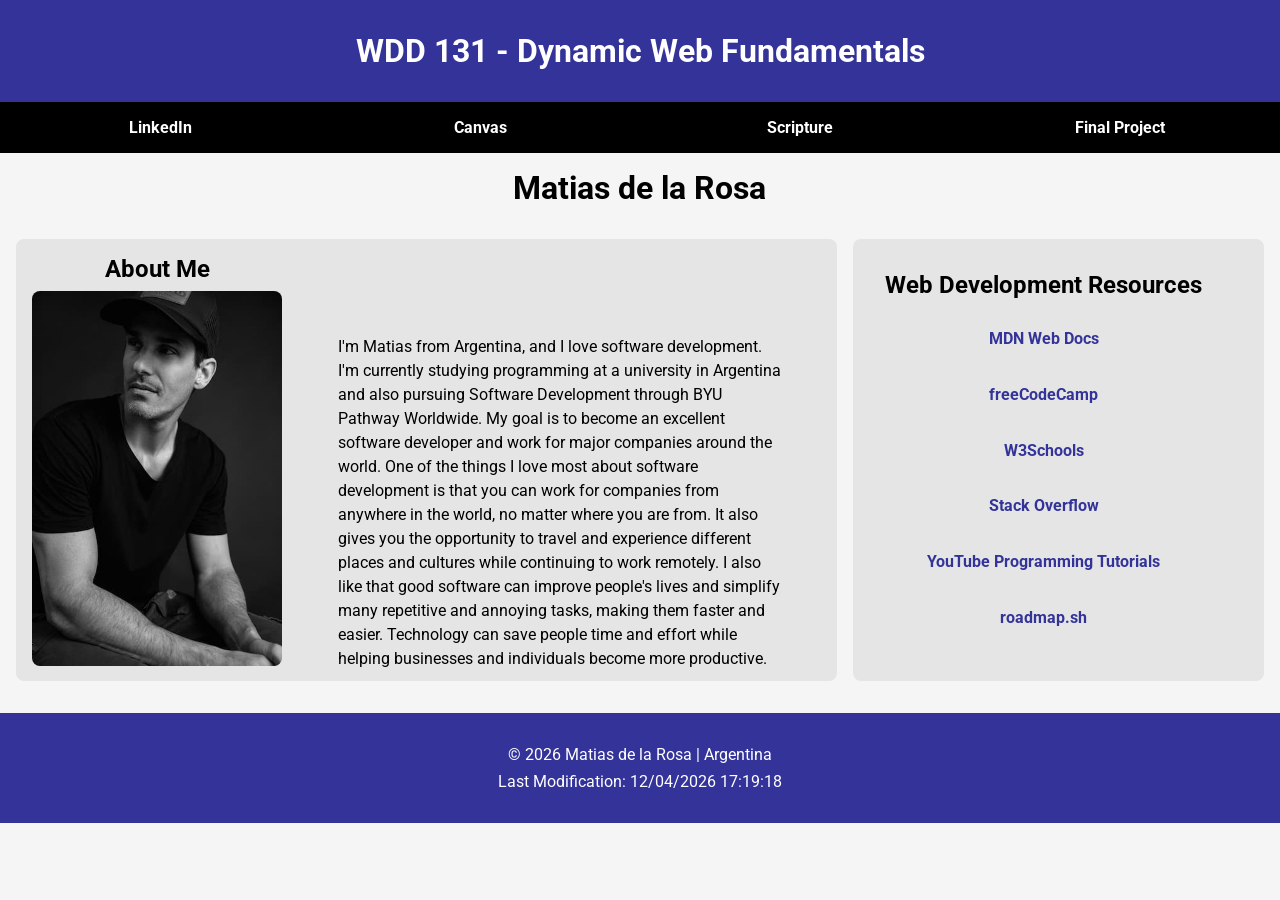
<file: index.html>
<!DOCTYPE html>
<html lang="en">
<head>
    <meta charset="UTF-8">
    <meta name="viewport" content="width=device-width, initial-scale=1.0">

    <title>WDD 131 - Dynamic Web Fundamentals - Matias de la Rosa</title>

    <meta name="description" content="WDD 131 - Dynamic Web Fundamentals, Matias de la Rosa, HTML, CSS, JavaScript, web development">
    <meta name="author" content="Matias de la Rosa">

    <link rel="stylesheet" href="styles/base.css">

    <link rel="preconnect" href="https://fonts.googleapis.com">
    <link rel="preconnect" href="https://fonts.gstatic.com" crossorigin>

    <link href="https://fonts.googleapis.com/css2?family=Roboto:wght@300;400;700&display=swap" rel="stylesheet">

    <script src="scripts/getdates.js" defer></script>
</head>

<body>

    <header>
        <span id="course-title">
            WDD 131 - Dynamic Web Fundamentals
        </span>

        <nav>
            <a href="https://www.linkedin.com/" target="_blank">LinkedIn</a>

            <a href="https://byupw.instructure.com/" target="_blank">Canvas</a>

            <a href="https://www.churchofjesuschrist.org/study/scriptures/bofm/1-ne/3?lang=eng&id=p7#p7" target="_blank">
                Scripture
            </a>

            <a href="#">Final Project</a>
        </nav>
    </header>

    <main>
        <h1>Matias de la Rosa</h1>

        <section class="card">
            <div class="about-me">
                <h2>About Me</h2>

                <img src="images/mati.jpg" alt="Profile photo">
            </div>
            <div>
                 <p class="text">
                I'm Matias from Argentina, and I love software development. I'm currently studying programming at a university in Argentina and also pursuing Software Development through BYU Pathway Worldwide. My goal is to become an excellent software developer and work for major companies around the world.

                One of the things I love most about software development is that you can work for companies from anywhere in the world, no matter where you are from. It also gives you the opportunity to travel and experience different places and cultures while continuing to work remotely.

                I also like that good software can improve people's lives and simplify many repetitive and annoying tasks, making them faster and easier. Technology can save people time and effort while helping businesses and individuals become more productive.
                </p>
            </div>

           
        </section>

        <section class="card">
            <aside class="card1">
            <h2>Web Development Resources</h2>
            <div>
                <ul>
    <li>
        <a href="https://developer.mozilla.org/" target="_blank">
            MDN Web Docs
        </a>
    </li>

    <li>
        <a href="https://www.freecodecamp.org/" target="_blank">
            freeCodeCamp
        </a>
    </li>

    <li>
        <a href="https://www.w3schools.com/" target="_blank">
            W3Schools
        </a>
    </li>

    <li>
        <a href="https://stackoverflow.com/" target="_blank">
            Stack Overflow
        </a>
    </li>

    <li>
        <a href="https://www.youtube.com/" target="_blank">
            YouTube Programming Tutorials
        </a>
    </li>

    <li>
        <a href="https://roadmap.sh/" target="_blank">
            roadmap.sh
        </a>
    </li>
</ul>
                

            </div>
        </aside>
        </section>
        
    </main>

    <footer>
        <p>
            &copy;
            <span id="currentyear"></span>
            Matias de la Rosa | Argentina
        </p>

        <p id="lastModified"></p>
    </footer>

</body>
</html>
</file>
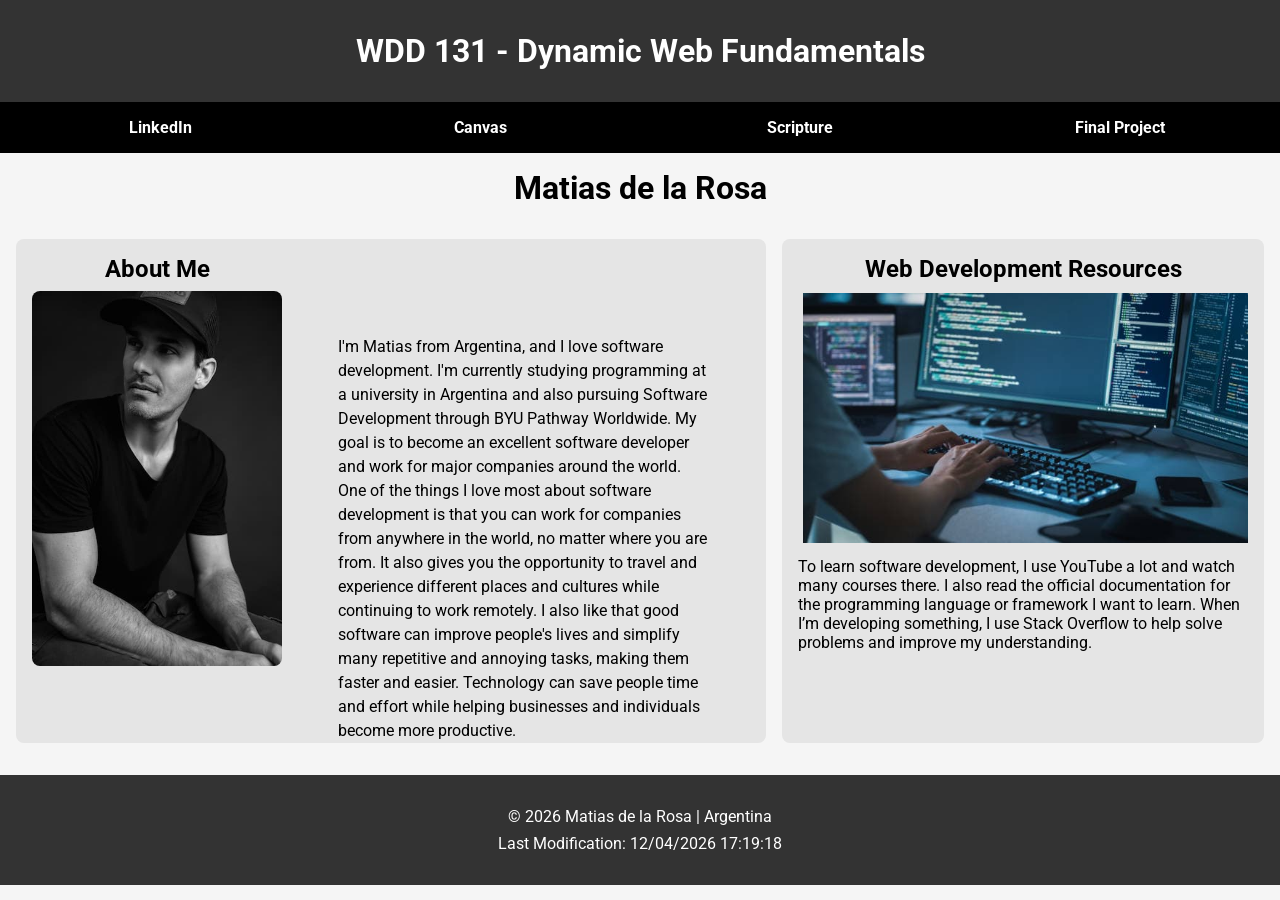
<file: basic-layout.html>
<!DOCTYPE html>
<html lang="en">
<head>
    <meta charset="UTF-8">
    <meta name="viewport" content="width=device-width, initial-scale=1.0">

    <title>WDD 131 - Dynamic Web Fundamentals - Your Name</title>

    <meta name="description" content="WDD 131 - Dynamic Web Fundamentals, Your Name, HTML, CSS, JavaScript, web development">
    <meta name="author" content="Your Name">

    <link rel="stylesheet" href="styles/styles.css">

    <link rel="preconnect" href="https://fonts.googleapis.com">
    <link rel="preconnect" href="https://fonts.gstatic.com" crossorigin>

    <link href="https://fonts.googleapis.com/css2?family=Roboto:wght@300;400;700&display=swap" rel="stylesheet">

    <script src="scripts/getdates.js" defer></script>
</head>

<body>

    <header>
        <span id="course-title">
            WDD 131 - Dynamic Web Fundamentals
        </span>

        <nav>
            <a href="https://www.linkedin.com/" target="_blank">LinkedIn</a>

            <a href="https://byupw.instructure.com/" target="_blank">Canvas</a>

            <a href="https://www.churchofjesuschrist.org/study/scriptures/bofm/1-ne/3?lang=eng&id=p7#p7" target="_blank">
                Scripture
            </a>

            <a href="#">Final Project</a>
        </nav>
    </header>

    <main>
        <h1>Matias de la Rosa</h1>

        <section class="card">
            <div class="about-me">
                <h2>About Me</h2>

                <img src="images/mati.jpg" alt="Profile photo">
            </div>
            <div>
                 <p class="text">
                I'm Matias from Argentina, and I love software development. I'm currently studying programming at a university in Argentina and also pursuing Software Development through BYU Pathway Worldwide. My goal is to become an excellent software developer and work for major companies around the world.

                One of the things I love most about software development is that you can work for companies from anywhere in the world, no matter where you are from. It also gives you the opportunity to travel and experience different places and cultures while continuing to work remotely.

                I also like that good software can improve people's lives and simplify many repetitive and annoying tasks, making them faster and easier. Technology can save people time and effort while helping businesses and individuals become more productive.
                </p>
            </div>

           
        </section>

        <aside class="card1">
            <h2>Web Development Resources</h2>

            <img src="images/software.jpg" alt="Web development illustration">

           <p>
                To learn software development, I use YouTube a lot and watch many courses there. I also read the official documentation for the programming language or framework I want to learn. When I’m developing something, I use Stack Overflow to help solve problems and improve my understanding.
           </p>
        </aside>
    </main>

    <footer>
        <p>
            &copy;
            <span id="currentyear"></span>
            Matias de la Rosa | Argentina
        </p>

        <p id="lastModified"></p>
    </footer>

</body>
</html>
</file>
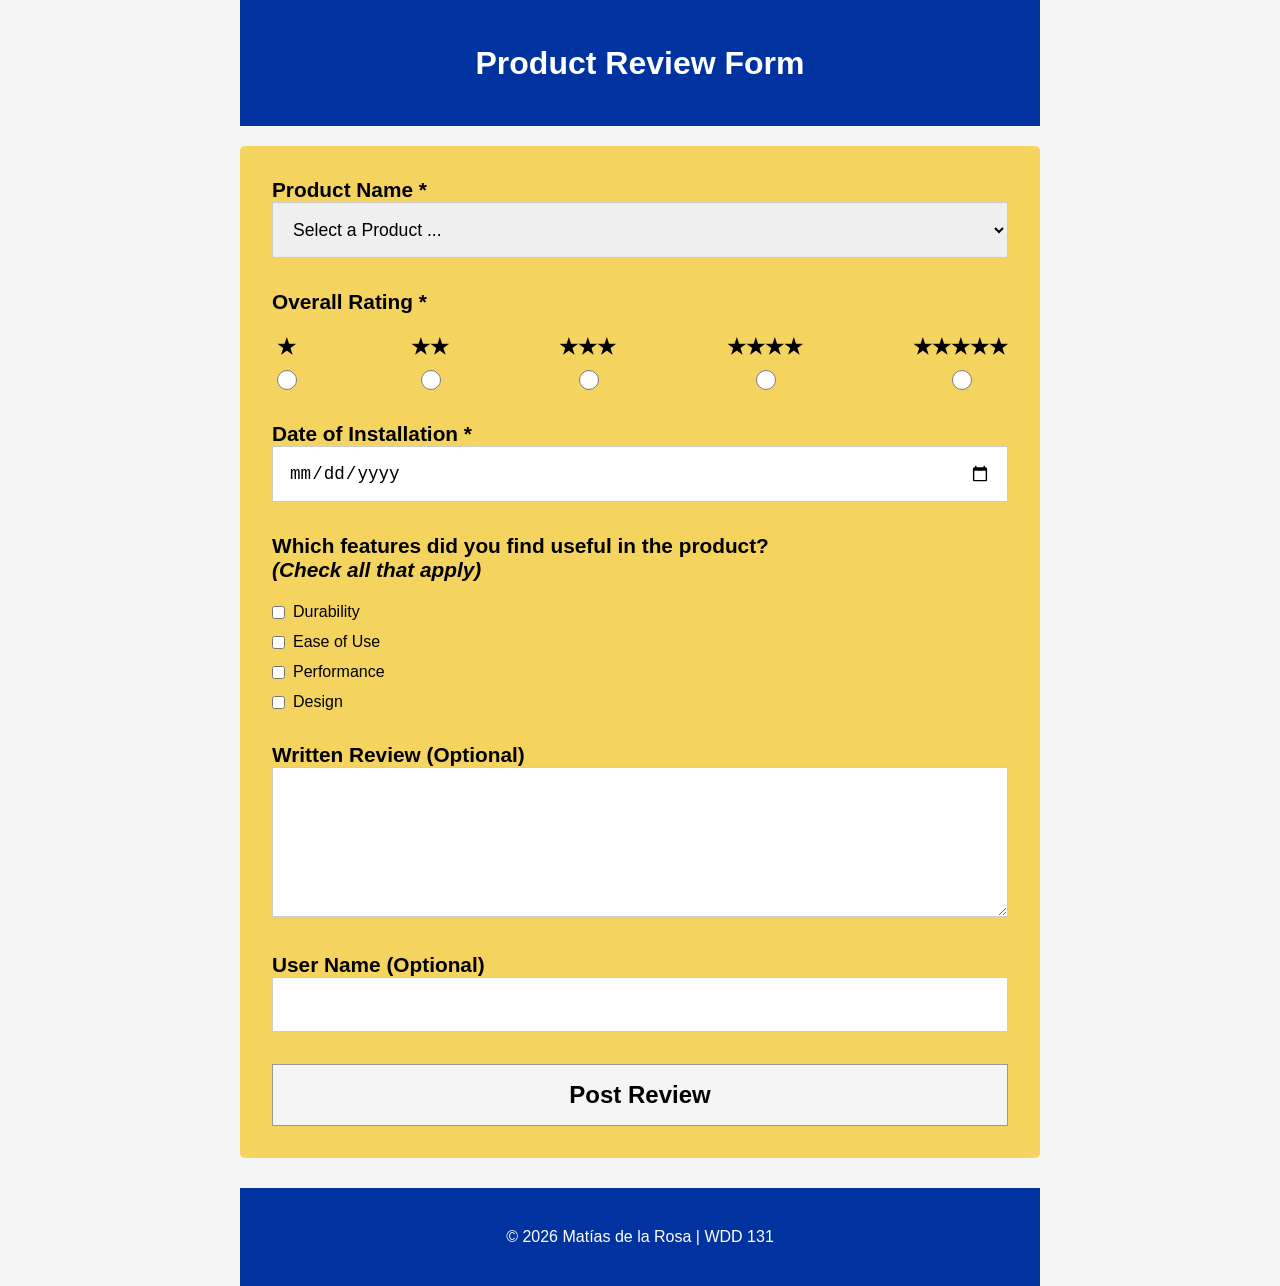
<file: form.html>
<!DOCTYPE html>
<html lang="en">
<head>
    <meta charset="UTF-8">

    <meta
        name="viewport"
        content="width=device-width, initial-scale=1.0">

    <meta
        name="author"
        content="Matías de la Rosa">

    <meta
        name="description"
        content="Product review form that allows users to rate products, select useful features, and submit feedback.">

    <title>Product Review Form</title>

    <link rel="stylesheet" href="styles/form.css">

    <script src="scripts/form.js" defer></script>
</head>

<body>

<header>
    <h1>Product Review Form</h1>
</header>

<main>

    <form action="review.html" method="get">

        <!-- Product Name -->

        <div class="form-group">
            <label for="product">Product Name *</label>

            <select id="product" name="product" required>
                <option value="" disabled selected>
                    Select a Product ...
                </option>
            </select>
        </div>

        <!-- Rating -->

        <div class="form-group">
            <p>Overall Rating *</p>

            <div class="rating">

                <div class="rating-input">
                    <label for="star1">★</label>
                    <input
                        type="radio"
                        id="star1"
                        name="rating"
                        value="1"
                        required>
                </div>

                <div class="rating-input">
                    <label for="star2">★★</label>
                    <input
                        type="radio"
                        id="star2"
                        name="rating"
                        value="2"
                        required>
                </div>

                <div class="rating-input">
                    <label for="star3">★★★</label>
                    <input
                        type="radio"
                        id="star3"
                        name="rating"
                        value="3"
                        required>
                </div>

                <div class="rating-input">
                    <label for="star4">★★★★</label>
                    <input
                        type="radio"
                        id="star4"
                        name="rating"
                        value="4"
                        required>
                </div>

                <div class="rating-input">
                    <label for="star5">★★★★★</label>
                    <input
                        type="radio"
                        id="star5"
                        name="rating"
                        value="5"
                        required>
                </div>

            </div>
        </div>

        <!-- Date -->

        <div class="form-group">
            <label for="installDate">
                Date of Installation *
            </label>

            <input
                type="date"
                id="installDate"
                name="installDate"
                required>
        </div>

        <!-- Features -->

        <div class="form-group">

            <p>
                Which features did you find useful in the product?
                <br>
                <em>(Check all that apply)</em>
            </p>
           <div class="features">

    <div class="feature-item">
        <input
            type="checkbox"
            id="durability"
            name="features"
            value="Durability">

        <label for="durability">
            Durability
        </label>
    </div>

    <div class="feature-item">
        <input
            type="checkbox"
            id="ease"
            name="features"
            value="Ease of Use">

        <label for="ease">
            Ease of Use
        </label>
    </div>

    <div class="feature-item">
        <input
            type="checkbox"
            id="performance"
            name="features"
            value="Performance">

        <label for="performance">
            Performance
        </label>
    </div>

    <div class="feature-item">
        <input
            type="checkbox"
            id="design"
            name="features"
            value="Design">

        <label for="design">
            Design
        </label>
    </div>

</div>
            

        </div>

        <!-- Written Review -->

        <div class="form-group">
            <label for="review">
                Written Review (Optional)
            </label>

            <textarea
                id="review"
                name="review"
                rows="5"></textarea>
        </div>

        <!-- User Name -->

        <div class="form-group">
            <label for="username">
                User Name (Optional)
            </label>

            <input
                type="text"
                id="username"
                name="username">
        </div>

        <!-- Submit -->

        <input
            type="submit"
            value="Post Review"
            class="submit-btn">

    </form>

</main>

<footer>
    <p>&copy; 2026 Matías de la Rosa | WDD 131</p>
</footer>

</body>
</html>
</file>
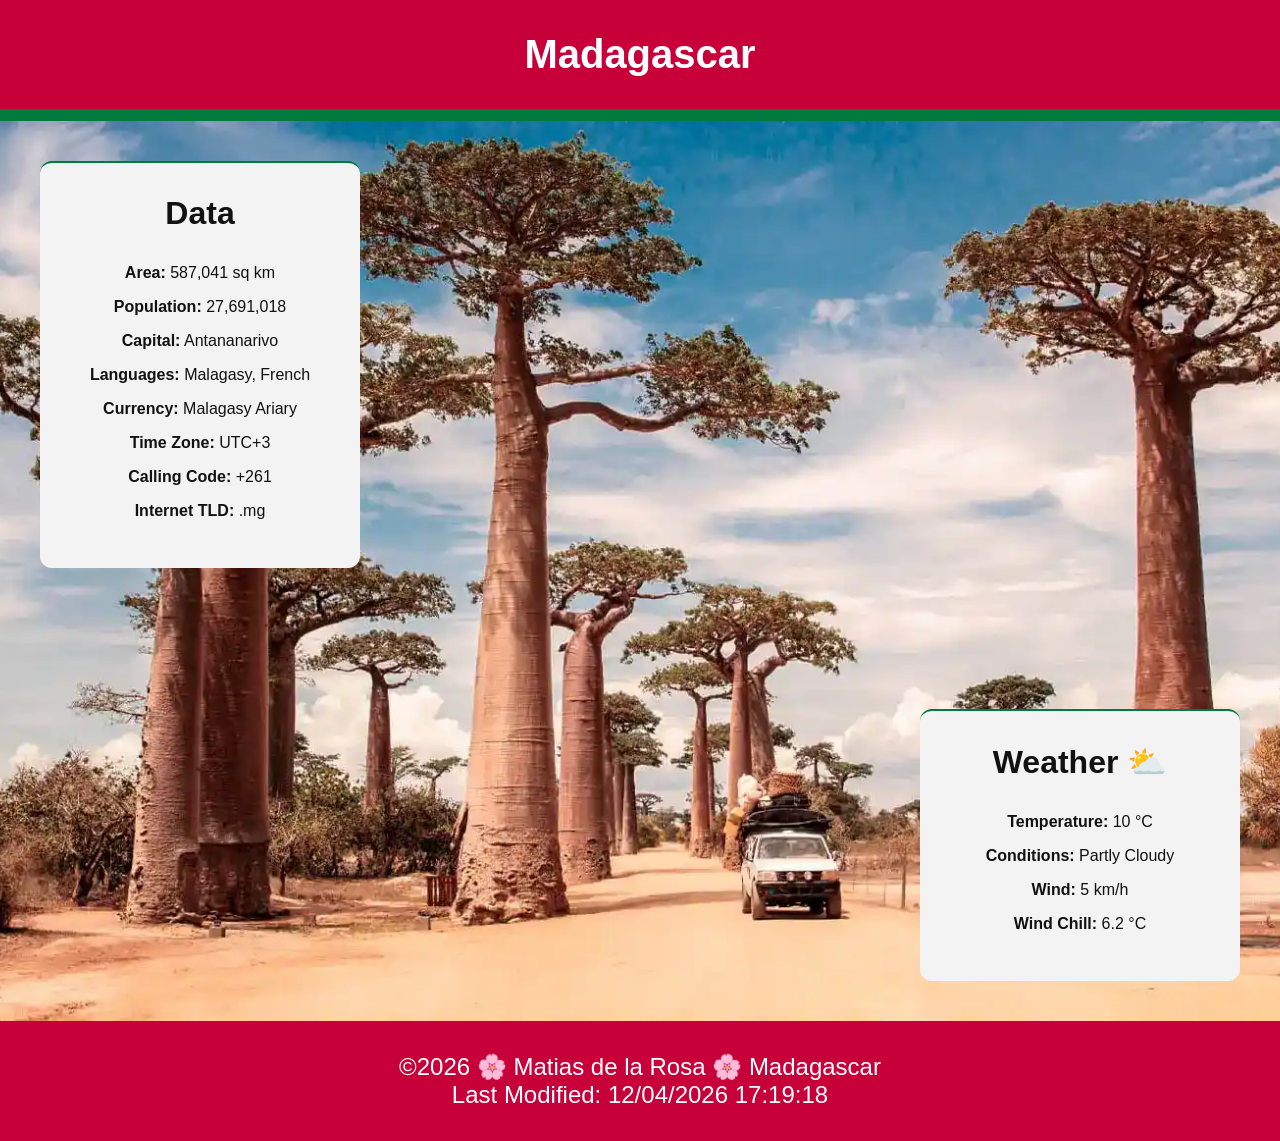
<file: place.html>
<!DOCTYPE html>
<html lang="en">
<head>
    <meta charset="UTF-8">
    <meta name="viewport" content="width=device-width, initial-scale=1.0">
     <meta
        name="description"
        content="Discover Madagascar's geography, culture, and weather through this responsive webpage project."
    >

    <meta
        name="author"
        content="Matias de la Rosa"
    >
    <title>Madagascar</title>

    <link rel="stylesheet" href="styles/place.css" />
    <link rel="stylesheet" href="styles/place-large.css" />

    <script src="scripts/place.js" defer></script>
</head>

<body>

    <header>
        <h1>Madagascar</h1>
    </header>

    <main>

        <section class="hero">
            <picture>
                <source
                    srcset="images/a_madagascar.webp"
                    media="(min-width: 768px)"
                />

                <img
                    src="images/emurr.jpg"
                    alt="Lemur in Madagascar"
                />
            </picture>
        </section>

        <section class="card data">
            <h2>Data</h2>

            <div class="info">
                <p><strong>Area:</strong> 587,041 sq km</p>
                <p><strong>Population:</strong> 27,691,018</p>
                <p><strong>Capital:</strong> Antananarivo</p>
                <p><strong>Languages:</strong> Malagasy, French</p>
                <p><strong>Currency:</strong> Malagasy Ariary</p>
                <p><strong>Time Zone:</strong> UTC+3</p>
                <p><strong>Calling Code:</strong> +261</p>
                <p><strong>Internet TLD:</strong> .mg</p>
            </div>
        </section>

        <section class="card weather">
            <h2>Weather</h2>

            <img
                src="images/weather.svg"
                alt="Weather Icon"
                class="weather-icon"
            />

            <div class="info">
                <p><strong>Temperature:</strong> <span id="temp">10</span> °C</p>
                <p><strong>Conditions:</strong> Partly Cloudy</p>
                <p><strong>Wind:</strong> <span id="wind">5</span> km/h</p>
                <p><strong>Wind Chill:</strong> <span id="windchill"></span></p>
            </div>
        </section>

    </main>

    <footer>
        <p>
            ©<span id="year"></span>
            🌸 Matias de la Rosa 🌸
            Madagascar
        </p>

        <p id="lastModified"></p>
    </footer>

</body>
</html>
</file>
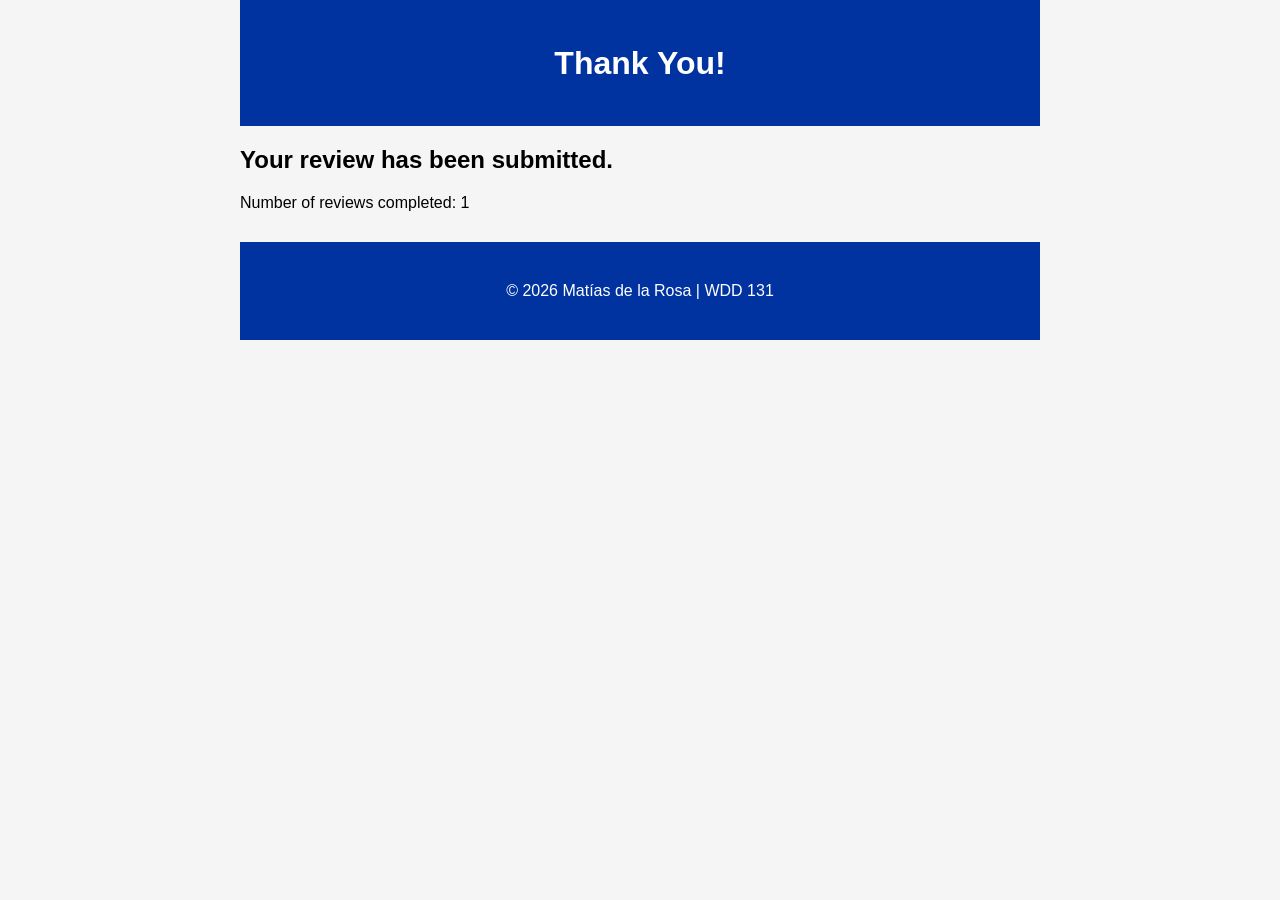
<file: review.html>
<!DOCTYPE html>
<html lang="en">
<head>
    <meta charset="UTF-8">
    <meta name="viewport" content="width=device-width, initial-scale=1.0">
    <title>Review Submitted</title>

    <link rel="stylesheet" href="styles/form.css">

    <script src="scripts/review.js" defer></script>
</head>
<body>

<header>
    <h1>Thank You!</h1>
</header>

<main>

    <h2>Your review has been submitted.</h2>

    <p>
        Number of reviews completed:
        <span id="reviewCount"></span>
    </p>

</main>

<footer>
    <p>&copy; 2026 Matías de la Rosa | WDD 131</p>
</footer>

</body>
</html>
</file>
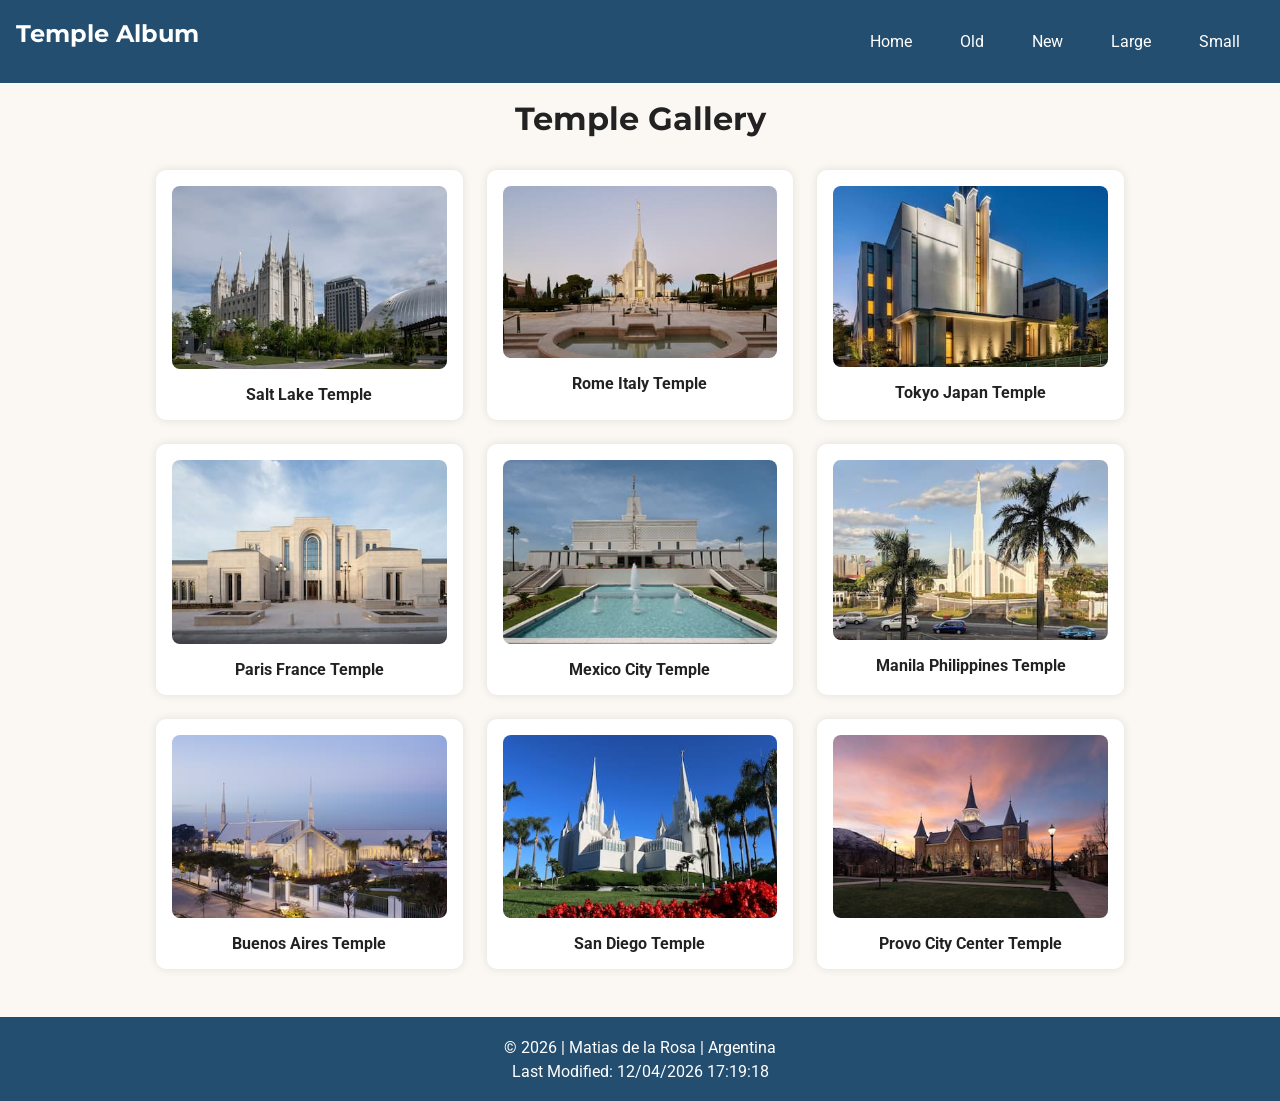
<file: temples.html>
<!DOCTYPE html>
<html lang="en">
<head>
    <meta charset="UTF-8">
    <meta name="author" content="Matias de la Rosa">
    <meta name="description" content="Temple Album gallery page featuring beautiful temple images in a responsive mobile-first app">
    <meta name="viewport" content="width=device-width, initial-scale=1.0">
    <title>Temple Album</title>

    <link rel="preconnect" href="https://fonts.googleapis.com">
    <link rel="preconnect" href="https://fonts.gstatic.com" crossorigin>
    <link href="https://fonts.googleapis.com/css2?family=Montserrat:wght@400;700&family=Roboto&display=swap" rel="stylesheet">

    <link rel="stylesheet" href="styles/temples.css">
    <link rel="stylesheet" href="styles/temples-large.css">

    <script src="scripts/temples.js" defer></script>
</head>

<body>

    <header>
        <div class="header-container">
            <h2>Temple Album</h2>

            <button id="menu-button">&#9776;</button>

            <nav>
                <a href="#">Home</a>
                <a href="#">Old</a>
                <a href="#">New</a>
                <a href="#">Large</a>
                <a href="#">Small</a>
            </nav>
        </div>
    </header>

    <main>
        <h1>Temple Gallery</h1>

        <div class="gallery">

            <figure>
                <img src="images/salt-lake-temple.jpg" alt="Temple 1">
                <figcaption>Salt Lake Temple</figcaption>
            </figure>

            <figure>
                <img src="images/rome-italy-temple.jpg" alt="Temple 2">
                <figcaption>Rome Italy Temple</figcaption>
            </figure>

            <figure>
                <img src="images/tokyo-temple.jpg" alt="Temple 3">
                <figcaption>Tokyo Japan Temple</figcaption>
            </figure>

            <figure>
                <img src="images/paris-france-temple.jpg" alt="Temple 4">
                <figcaption>Paris France Temple</figcaption>
            </figure>

            <figure>
                <img src="images/mexico-temple.jpg" alt="Temple 5">
                <figcaption>Mexico City Temple</figcaption>
            </figure>

            <figure>
                <img src="images/manila-philippines-temple.jpg" alt="Temple 6">
                <figcaption>Manila Philippines Temple</figcaption>
            </figure>

            <figure>
                <img src="images/bs-as-temple.jpg" alt="Temple 7">
                <figcaption>Buenos Aires Temple</figcaption>
            </figure>

            <figure>
                <img src="images/s-diego-temple.jpg" alt="Temple 8">
                <figcaption>San Diego Temple</figcaption>
            </figure>

            <figure>
                <img src="images/provo-city-center-temple.jpg" alt="Temple 9">
                <figcaption>Provo City Center Temple</figcaption>
            </figure>

        </div>
    </main>

    <footer>
        <p>
            &copy; <span id="currentyear"></span> | Matias de la Rosa | Argentina
        </p>

        <p id="lastModified"></p>
    </footer>

</body>
</html>
</file>
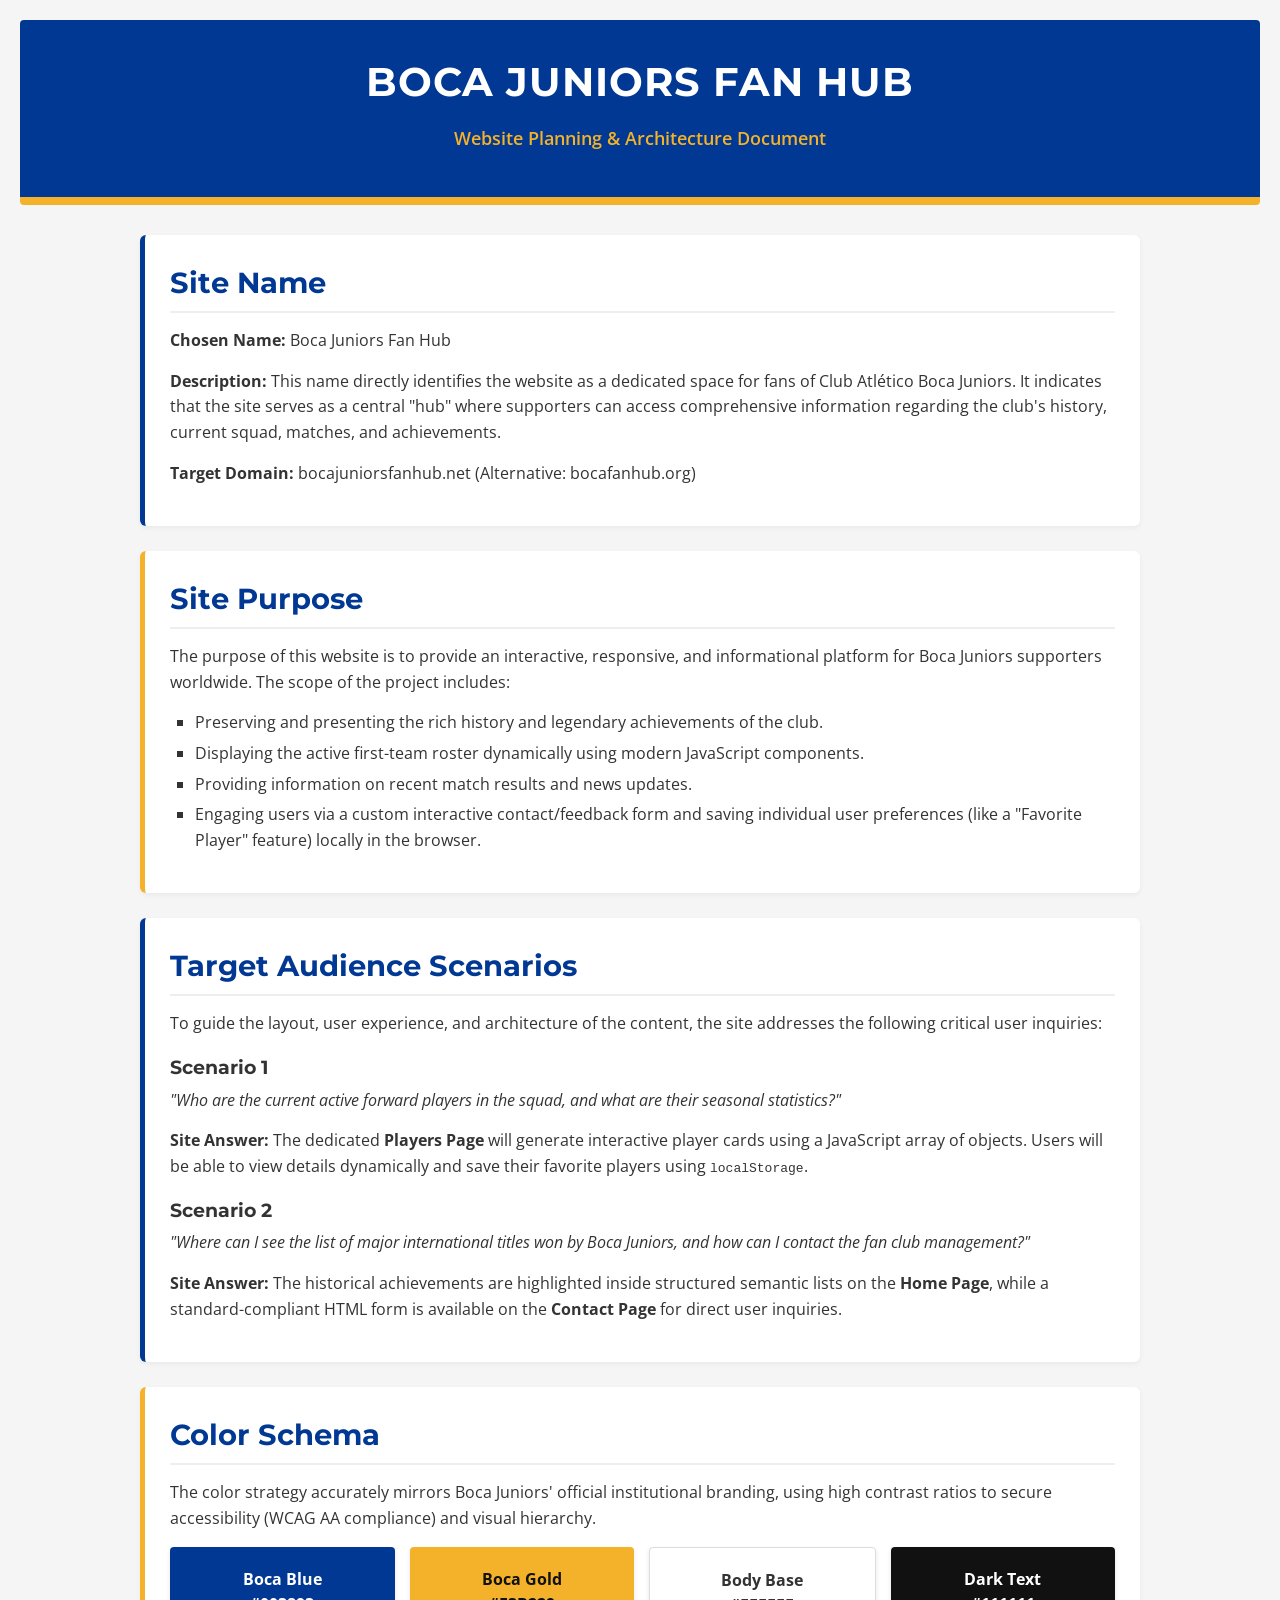
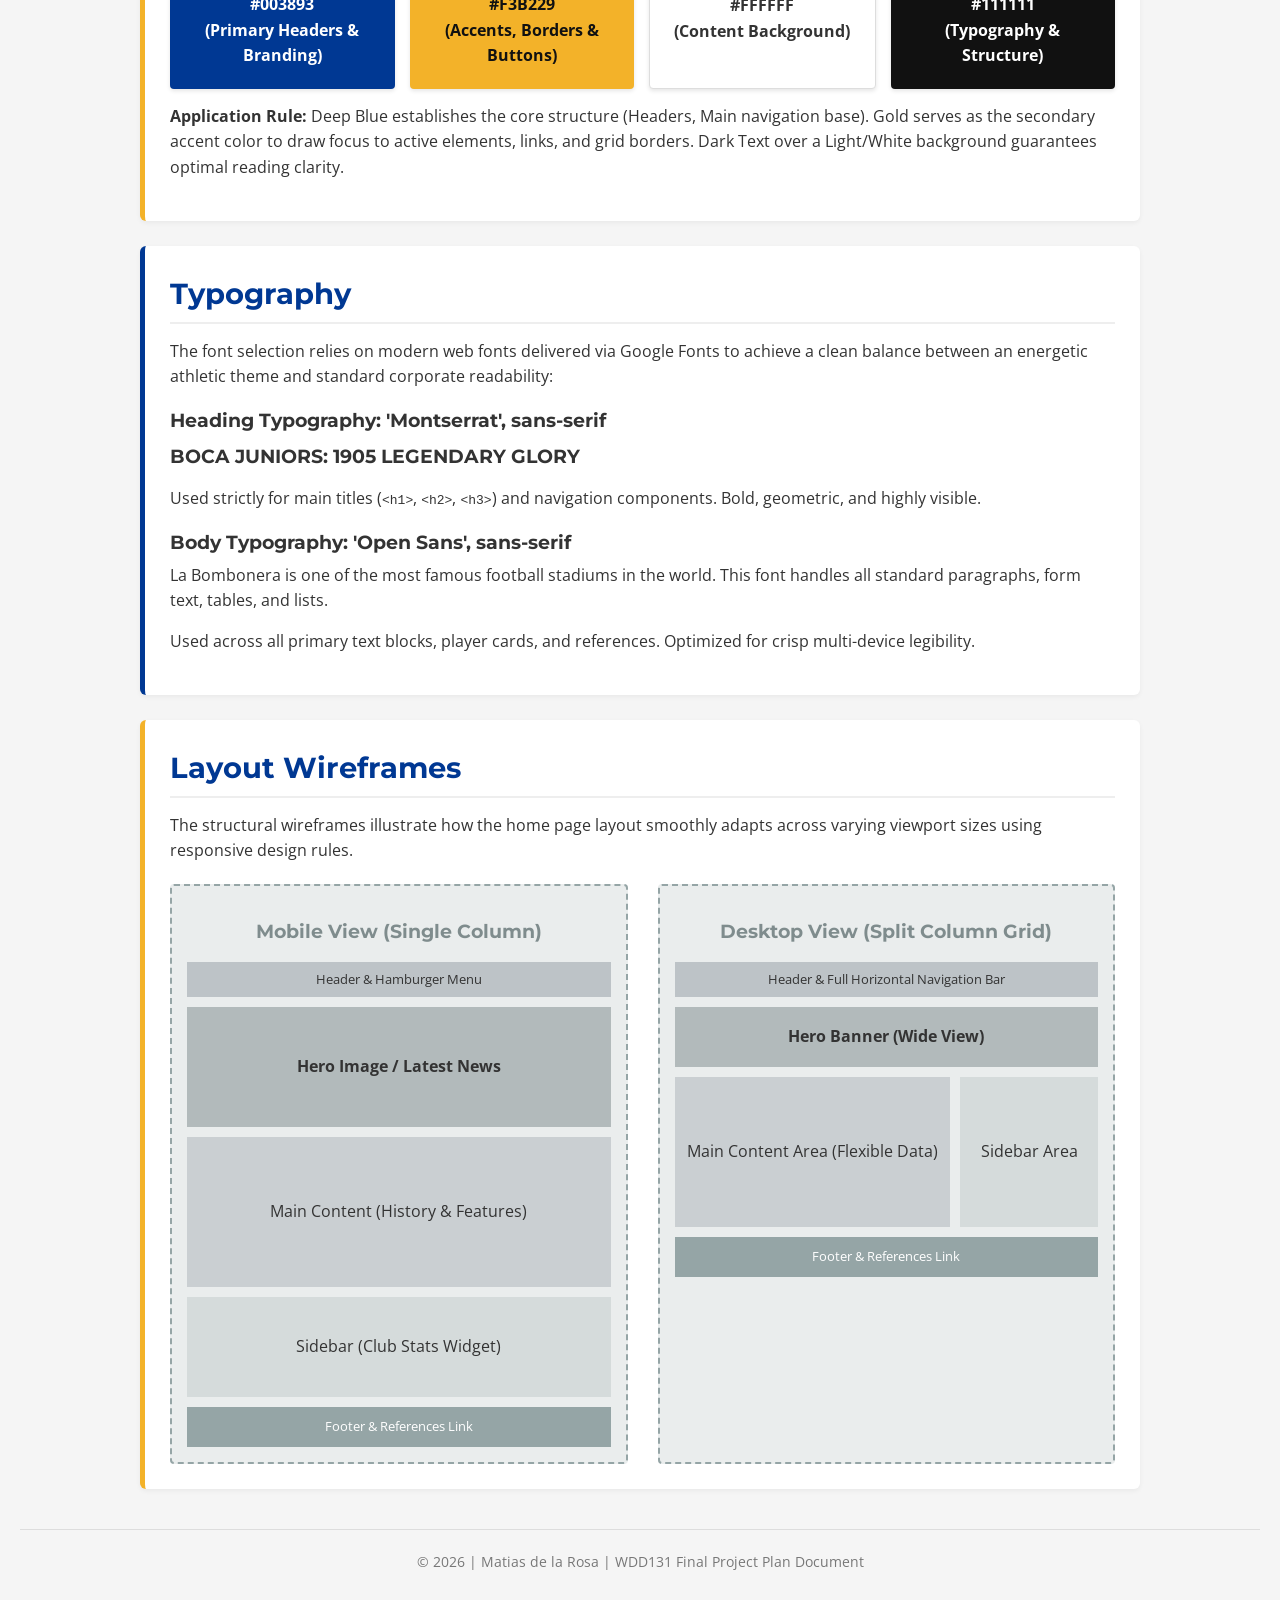
<file: project/siteplan.html>
<!DOCTYPE html>
<html lang="en">
<head>
    <meta charset="UTF-8">
    <meta name="viewport" content="width=device-width, initial-scale=1.0">
    <title>Boca Juniors Fan Website - Site Plan</title>
    <style>
        /* ------------------------------------ */
        /* TYPOGRAPHY & COLOR SCHEMA DEFINITION */
        /* ------------------------------------ */
        @import url('https://fonts.googleapis.com/css2?family=Montserrat:wght@400;700&family=Open+Sans:wght@400;600&display=swap');

        :root {
            --primary-blue: #003893;     /* Boca's Dark Blue */
            --accent-gold: #F3B229;      /* Boca's Yellow/Gold */
            --dark-bg: #111111;
            --light-bg: #f5f5f5;
            --white: #ffffff;
            --text-dark: #333333;
            
            --heading-font: 'Montserrat', sans-serif;
            --body-font: 'Open Sans', sans-serif;
        }

        /* ------------------------------------ */
        /* DOCUMENT STYLING (Applying Scheme)   */
        /* ------------------------------------ */
        * {
            box-sizing: border-box;
            margin: 0;
            padding: 0;
        }

        body {
            font-family: var(--body-font);
            line-height: 1.6;
            color: var(--text-dark);
            background-color: var(--light-bg);
            padding: 20px;
        }

        header {
            background-color: var(--primary-blue);
            color: var(--white);
            padding: 30px 20px;
            text-align: center;
            border-bottom: 8px solid var(--accent-gold);
            margin-bottom: 30px;
            border-radius: 4px;
        }

        header h1 {
            font-family: var(--heading-font);
            font-size: 2.5rem;
            margin-bottom: 10px;
            text-transform: uppercase;
            letter-spacing: 1px;
        }

        header p {
            font-size: 1.1rem;
            color: var(--accent-gold);
            font-weight: 600;
        }

        main {
            max-width: 1000px;
            margin: 0 auto;
        }

        section {
            background-color: var(--white);
            padding: 25px;
            margin-bottom: 25px;
            border-radius: 6px;
            box-shadow: 0 2px 5px rgba(0,0,0,0.05);
            border-left: 5px solid var(--primary-blue);
        }

        section.accent-section {
            border-left: 5px solid var(--accent-gold);
        }

        h2 {
            font-family: var(--heading-font);
            color: var(--primary-blue);
            font-size: 1.8rem;
            margin-bottom: 15px;
            border-bottom: 2px solid #eeeeee;
            padding-bottom: 5px;
        }

        h3 {
            font-family: var(--heading-font);
            color: var(--text-dark);
            font-size: 1.2rem;
            margin: 15px 0 5px 0;
        }

        p, ul {
            margin-bottom: 15px;
        }

        ul {
            list-style-type: square;
            margin-left: 25px;
        }

        li {
            margin-bottom: 5px;
        }

        /* Color Palette Display Blocks */
        .color-palette {
            display: flex;
            gap: 15px;
            flex-wrap: wrap;
            margin-top: 15px;
        }

        .color-box {
            flex: 1;
            min-width: 150px;
            padding: 20px;
            border-radius: 4px;
            text-align: center;
            font-weight: bold;
            color: var(--white);
            box-shadow: 0 2px 4px rgba(0,0,0,0.1);
        }

        /* ------------------------------------ */
        /* WIREFRAMES (Responsive Grid/Flex)    */
        /* ------------------------------------ */
        .wireframe-container {
            display: grid;
            grid-template-columns: 1fr;
            gap: 30px;
            margin-top: 20px;
        }

        @media (min-width: 768px) {
            .wireframe-container {
                grid-template-columns: 1fr 1fr;
            }
        }

        .wireframe-box {
            background-color: #eaeded;
            border: 2px dashed #95a5a6;
            padding: 15px;
            border-radius: 4px;
        }

        .wireframe-box h3 {
            text-align: center;
            margin-bottom: 15px;
            color: #7f8c8d;
        }

        /* Mock layout elements */
        .mock-nav { background: #bdc3c7; height: 35px; margin-bottom: 10px; display: flex; align-items: center; justify-content: center; font-size: 0.8rem; }
        .mock-hero { background: #b2babb; height: 120px; margin-bottom: 10px; display: flex; align-items: center; justify-content: center; font-weight: bold; }
        .mock-main-content { background: #cacfd2; min-height: 150px; margin-bottom: 10px; display: flex; align-items: center; justify-content: center; }
        .mock-sidebar { background: #d5dbdb; height: 100px; margin-bottom: 10px; display: flex; align-items: center; justify-content: center; }
        .mock-footer { background: #95a5a6; height: 40px; display: flex; align-items: center; justify-content: center; color: white; font-size: 0.8rem; }

        /* Desktop specific layout changes inside the wireframe diagram */
        .desktop-layout-grid {
            display: grid;
            grid-template-columns: 2fr 1fr;
            gap: 10px;
        }
        .desktop-layout-grid .mock-sidebar { height: auto; margin-bottom: 10px; }

        footer {
            text-align: center;
            padding: 20px;
            margin-top: 40px;
            font-size: 0.9rem;
            color: #777777;
            border-top: 1px solid #dddddd;
        }
    </style>
</head>
<body>

    <header>
        <h1>Boca Juniors Fan Hub</h1>
        <p>Website Planning & Architecture Document</p>
    </header>

    <main>
        <!-- SITE NAME SECTION -->
        <section>
            <h2>Site Name</h2>
            <p><strong>Chosen Name:</strong> Boca Juniors Fan Hub</p>
            <p><strong>Description:</strong> This name directly identifies the website as a dedicated space for fans of Club Atlético Boca Juniors. It indicates that the site serves as a central "hub" where supporters can access comprehensive information regarding the club's history, current squad, matches, and achievements.</p>
            <p><strong>Target Domain:</strong> bocajuniorsfanhub.net (Alternative: bocafanhub.org)</p>
        </section>

        <!-- SITE PURPOSE SECTION -->
        <section class="accent-section">
            <h2>Site Purpose</h2>
            <p>The purpose of this website is to provide an interactive, responsive, and informational platform for Boca Juniors supporters worldwide. The scope of the project includes:</p>
            <ul>
                <li>Preserving and presenting the rich history and legendary achievements of the club.</li>
                <li>Displaying the active first-team roster dynamically using modern JavaScript components.</li>
                <li>Providing information on recent match results and news updates.</li>
                <li>Engaging users via a custom interactive contact/feedback form and saving individual user preferences (like a "Favorite Player" feature) locally in the browser.</li>
            </ul>
        </section>

        <!-- SCENARIOS SECTION -->
        <section>
            <h2>Target Audience Scenarios</h2>
            <p>To guide the layout, user experience, and architecture of the content, the site addresses the following critical user inquiries:</p>
            
            <h3>Scenario 1</h3>
            <p><em>"Who are the current active forward players in the squad, and what are their seasonal statistics?"</em></p>
            <p><strong>Site Answer:</strong> The dedicated <strong>Players Page</strong> will generate interactive player cards using a JavaScript array of objects. Users will be able to view details dynamically and save their favorite players using <code>localStorage</code>.</p>

            <h3>Scenario 2</h3>
            <p><em>"Where can I see the list of major international titles won by Boca Juniors, and how can I contact the fan club management?"</em></p>
            <p><strong>Site Answer:</strong> The historical achievements are highlighted inside structured semantic lists on the <strong>Home Page</strong>, while a standard-compliant HTML form is available on the <strong>Contact Page</strong> for direct user inquiries.</p>
        </section>

        <!-- COLOR SCHEMA SECTION -->
        <section class="accent-section">
            <h2>Color Schema</h2>
            <p>The color strategy accurately mirrors Boca Juniors' official institutional branding, using high contrast ratios to secure accessibility (WCAG AA compliance) and visual hierarchy.</p>
            
            <div class="color-palette">
                <div class="color-box" style="background-color: #003893;">
                    Boca Blue<br>#003893<br>(Primary Headers & Branding)
                </div>
                <div class="color-box" style="background-color: #F3B229; color: #111111;">
                    Boca Gold<br>#F3B229<br>(Accents, Borders & Buttons)
                </div>
                <div class="color-box" style="background-color: #ffffff; color: #333333; border: 1px solid #ddd;">
                    Body Base<br>#FFFFFF<br>(Content Background)
                </div>
                <div class="color-box" style="background-color: #111111;">
                    Dark Text<br>#111111<br>(Typography & Structure)
                </div>
            </div>
            <p style="margin-top: 15px;"><strong>Application Rule:</strong> Deep Blue establishes the core structure (Headers, Main navigation base). Gold serves as the secondary accent color to draw focus to active elements, links, and grid borders. Dark Text over a Light/White background guarantees optimal reading clarity.</p>
        </section>

        <!-- TYPOGRAPHY SECTION -->
        <section>
            <h2>Typography</h2>
            <p>The font selection relies on modern web fonts delivered via Google Fonts to achieve a clean balance between an energetic athletic theme and standard corporate readability:</p>
            
            <h3>Heading Typography: 'Montserrat', sans-serif</h3>
            <p style="font-family: 'Montserrat', sans-serif; font-weight: 700; font-size: 1.2rem;">BOCA JUNIORS: 1905 LEGENDARY GLORY</p>
            <p>Used strictly for main titles (<code>&lt;h1&gt;</code>, <code>&lt;h2&gt;</code>, <code>&lt;h3&gt;</code>) and navigation components. Bold, geometric, and highly visible.</p>

            <h3>Body Typography: 'Open Sans', sans-serif</h3>
            <p style="font-family: 'Open Sans', sans-serif;">La Bombonera is one of the most famous football stadiums in the world. This font handles all standard paragraphs, form text, tables, and lists.</p>
            <p>Used across all primary text blocks, player cards, and references. Optimized for crisp multi-device legibility.</p>
        </section>

        <!-- WIREFRAMES SECTION -->
        <section class="accent-section">
            <h2>Layout Wireframes</h2>
            <p>The structural wireframes illustrate how the home page layout smoothly adapts across varying viewport sizes using responsive design rules.</p>
            
            <div class="wireframe-container">
                <!-- Mobile Wireframe View -->
                <div class="wireframe-box">
                    <h3>Mobile View (Single Column)</h3>
                    <div class="mock-nav">Header & Hamburger Menu</div>
                    <div class="mock-hero">Hero Image / Latest News</div>
                    <div class="mock-main-content">Main Content (History & Features)</div>
                    <div class="mock-sidebar">Sidebar (Club Stats Widget)</div>
                    <div class="mock-footer">Footer & References Link</div>
                </div>

                <!-- Desktop Wireframe View -->
                <div class="wireframe-box">
                    <h3>Desktop View (Split Column Grid)</h3>
                    <div class="mock-nav">Header & Full Horizontal Navigation Bar</div>
                    <div class="mock-hero" style="height: 60px;">Hero Banner (Wide View)</div>
                    <div class="desktop-layout-grid">
                        <div class="mock-main-content">Main Content Area (Flexible Data)</div>
                        <div class="mock-sidebar">Sidebar Area</div>
                    </div>
                    <div class="mock-footer">Footer & References Link</div>
                </div>
            </div>
        </section>
    </main>

    <footer>
        <p>&copy; 2026 | Matias de la Rosa | WDD131 Final Project Plan Document</p>
    </footer>

</body>
</html>
</file>
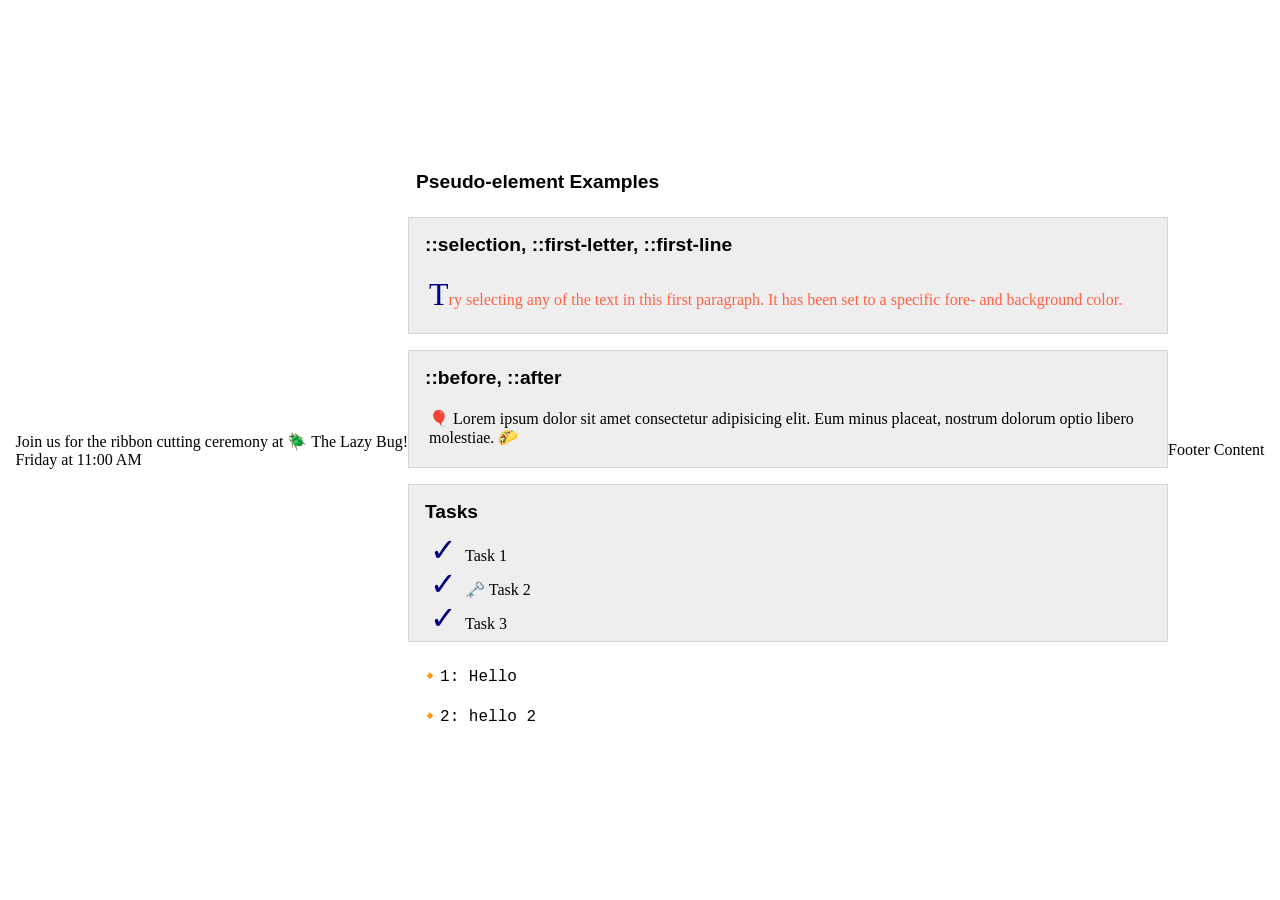
<file: week03/design.html>
<!DOCTYPE html>
<html lang="en">
<head>
    <meta charset="UTF-8">
    <meta name="viewport" content="width=device-width, initial-scale=1.0">
    <link rel="stylesheet" href="styles/design.css">
    <title>Document</title>
</head>
<body>
    <header>
	<div class="banner">
    Join us for the ribbon cutting ceremony at 🪲 The Lazy Bug!<br>
    Friday at 11:00 AM
</div>
</header>
<main>
	<h1>Pseudo-element Examples</h1>
	<section>
		<h2>::selection, ::first-letter, ::first-line</h2>
		<p class="sel firstline firstletter">Try selecting any of the text in this first paragraph. It has been set to a specific fore- and background color. </p>
	</section>
	<section>
		<h2>::before, ::after</h2>
		<p class="before after">Lorem ipsum dolor sit amet consectetur adipisicing elit. Eum minus placeat, nostrum dolorum optio libero molestiae. </p>
	</section>

	<section>
		<h2>Tasks</h2>
		<ol>
			<li>Task 1</li>
			<li class="mark-complete">Task 2</li>
			<li>Task 3</li>
		</ol>
	</section>
	<p class="counter">
		Hello
	</p>
	<p class="counter">
		hello 2
	</p>
</main>
<footer>
	Footer Content
</footer>
</body>
</html>
</file>
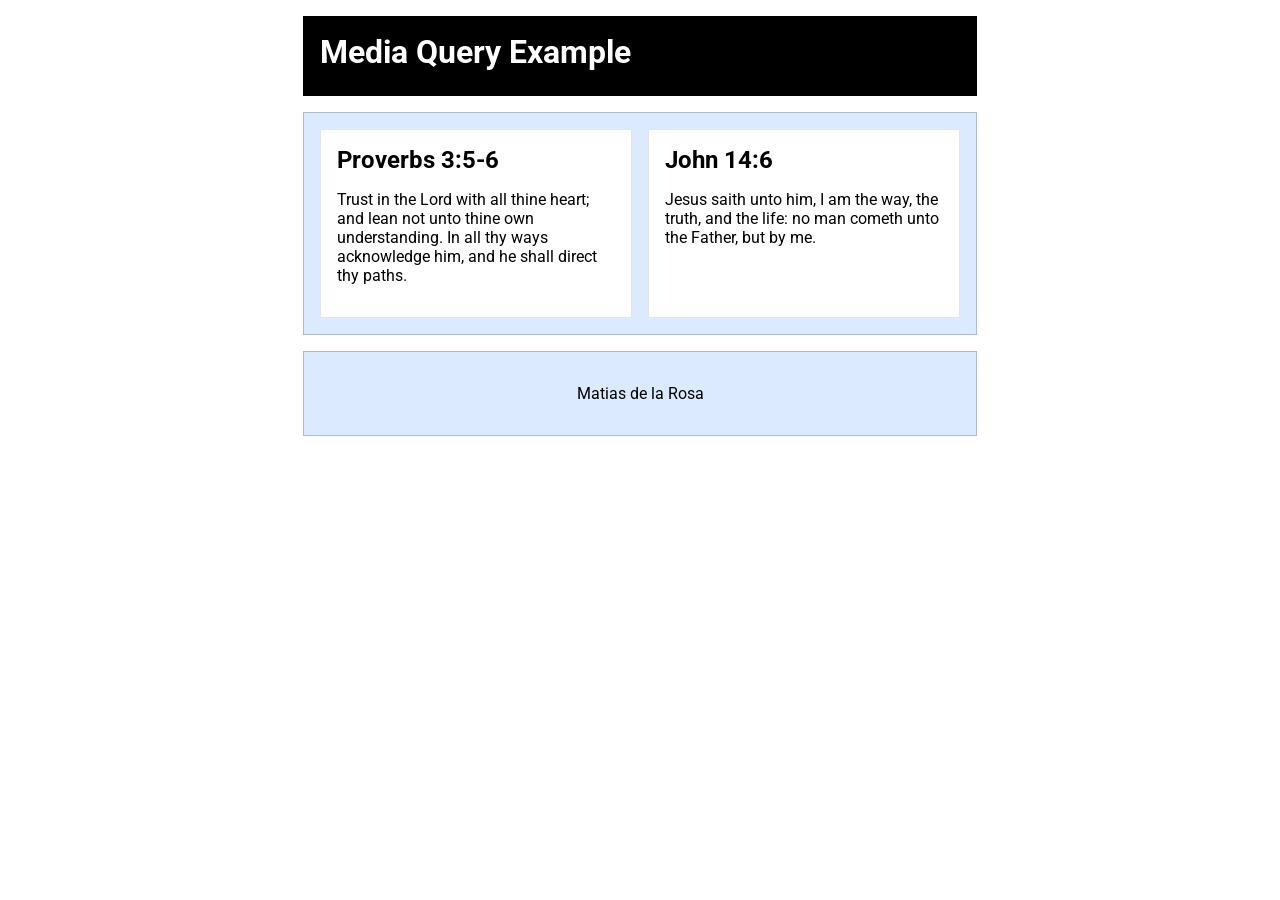
<file: styles/week02/media-query.html>
<!DOCTYPE html>
<html lang="en">
<head>
    <meta charset="UTF-8">
    <meta name="viewport" content="width=device-width, initial-scale=1.0">
    <title>WDD131 - Media Query Example</title>
    <meta name="description" content="A sample media query HTML page.">
    <meta name="author" content="Your Name">
    <link rel="preconnect" href="https://fonts.googleapis.com">
    <link rel="preconnect" href="https://fonts.gstatic.com" crossorigin>
    <link href="https://fonts.googleapis.com/css2?family=Roboto:wght@400;700&display=swap" rel="stylesheet">

    <!-- CSS Files -->
    <link rel="stylesheet" href="styles/media-query.css">
    <link rel="stylesheet" href="styles/media-query-large.css">
</head>
<body>
    <header>
        <h1>Media Query Example</h1>
    </header>

    <main>
        <section>
            <h2>Proverbs 3:5-6</h2>
            <p>
                Trust in the Lord with all thine heart; and lean not unto thine own understanding.
                In all thy ways acknowledge him, and he shall direct thy paths.
            </p>
        </section>

        <section>
            <h2>John 14:6</h2>
            <p>
                Jesus saith unto him, I am the way, the truth, and the life:
                no man cometh unto the Father, but by me.
            </p>
        </section>
    </main>

    <footer>
        <p>Matias de la Rosa</p>
    </footer>
</body>
</html>
</file>
<file: styles/base.css>
* {
    margin: 0;
    padding: 0;
    box-sizing: border-box;
}

body {
    font-family: 'Roboto', sans-serif;
    background-color: #f5f5f5;
}

/* HEADER */

header {
    background-color: #339;
    color: white;
}

#course-title {
    display: block;
    text-align: center;
    font-size: 2rem;
    padding: 2rem;
    font-weight: 700;
}

/* NAVIGATION */

nav {
    display: flex;
    background-color: black;
}

nav a {
    flex: 1;
    text-align: center;
    padding: 1rem;
    text-decoration: none;
    color: white;
    font-weight: bold;
    transition: background-color 0.3s ease;
}

nav a:hover {
    background-color: #444;
}

/* MAIN */

main {
    display: grid;
    grid-template-columns: 2fr 1fr;
    gap: 1rem;

   
    margin: 0 auto;

    padding: 1rem;
}

main h1 {
    grid-column: 1 / 3;
    text-align: center;
    margin-bottom: 1rem;
}

/* CARDS */

.card {
    display: flex;
    align-items: flex-start;
    gap: 1rem;

    background-color: #e5e5e5;
    border-radius: 8px;

    padding: 1rem 1rem 0 1rem;
}

.card1 {

    gap: 1rem;

    background-color: #e5e5e5;
    border-radius: 8px;

    padding: 1rem 1rem 0 1rem;
}
.card img {
    width: 250px;
    height: auto;
    
    border-radius: 8px;

    display: block;

    flex-shrink: 0;
    margin-bottom: 15px;
}

.card1 img {
    width: 450px;
    padding-left: 5px;
}
.card1 p{
    
    margin-top: 10px;
    margin-bottom: 10px;
    margin-left: 0;
}

.text {
    padding: 0;
    padding-top: 60px;
    margin-left: 40px;
    margin-right: 40px;
    margin-top: 20px;
}

.card h2 {
    margin-bottom: 0.5rem;
    text-align: center;
}
.card1 h2 {
    text-align: center;
    margin-bottom: 10px;
}

.card p {
    margin-bottom: 0;
    line-height: 1.5;
}

/* FOOTER */

footer {
    background-color: #339;
    color: white;
    text-align: center;

    padding: 2rem;

    margin-top: 1rem;
}

#lastModified {
    margin-top: 0.5rem;
}

ul {
    list-style-type: none;
    padding: 0;
}

ul li {
    margin-bottom: 2.3rem;
}

ul li a {
    text-decoration: none;
    color: #339;
    font-weight: bold;
}

ul li a:hover {
    color: #701b06;
    text-decoration: underline;
}

 aside ul {
    display: flex;
    flex-direction: column;
    align-items: center;

    text-align: center;
    margin-top: 30px;
}
</file>
<file: styles/styles.css>
* {
    margin: 0;
    padding: 0;
    box-sizing: border-box;
}

body {
    font-family: 'Roboto', sans-serif;
    background-color: #f5f5f5;
}

/* HEADER */

header {
    background-color: #333;
    color: white;
}

#course-title {
    display: block;
    text-align: center;
    font-size: 2rem;
    padding: 2rem;
    font-weight: 700;
}

/* NAVIGATION */

nav {
    display: flex;
    background-color: black;
}

nav a {
    flex: 1;
    text-align: center;
    padding: 1rem;
    text-decoration: none;
    color: white;
    font-weight: bold;
    transition: background-color 0.3s ease;
}

nav a:hover {
    background-color: #444;
}

/* MAIN */

main {
    display: grid;
    grid-template-columns: 2fr 1fr;
    gap: 1rem;

   
    margin: 0 auto;

    padding: 1rem;
}

main h1 {
    grid-column: 1 / 3;
    text-align: center;
    margin-bottom: 1rem;
}

/* CARDS */

.card {
    display: flex;
    align-items: flex-start;
    gap: 1rem;

    background-color: #e5e5e5;
    border-radius: 8px;

    padding: 1rem 1rem 0 1rem;
}

.card1 {

    gap: 1rem;

    background-color: #e5e5e5;
    border-radius: 8px;

    padding: 1rem 1rem 0 1rem;
}
.card img {
    width: 250px;
    height: auto;
    
    border-radius: 8px;

    display: block;

    flex-shrink: 0;
    margin-bottom: 15px;
}

.card1 img {
    width: 450px;
    padding-left: 5px;
}
.card1 p{
    
    margin-top: 10px;
    margin-bottom: 10px;
    margin-left: 0;
}

.text {
    padding: 0;
    padding-top: 60px;
    margin-left: 40px;
    margin-right: 40px;
    margin-top: 20px;
}

.card h2 {
    margin-bottom: 0.5rem;
    text-align: center;
}
.card1 h2 {
    text-align: center;
    margin-bottom: 10px;
}

.card p {
    margin-bottom: 0;
    line-height: 1.5;
}

/* FOOTER */

footer {
    background-color: #333;
    color: white;
    text-align: center;

    padding: 2rem;

    margin-top: 1rem;
}

#lastModified {
    margin-top: 0.5rem;
}

ul {
    list-style-type: none;
    padding: 0;
}

ul li {
    margin-bottom: 2.3rem;
}

ul li a {
    text-decoration: none;
    color: #0066cc;
    font-weight: bold;
}

ul li a:hover {
    color: #004499;
    text-decoration: underline;
}

 aside ul {
    display: flex;
    flex-direction: column;
    align-items: center;

    text-align: center;
    margin-top: 30px;
}
</file>
<file: styles/form.css>
* {
    box-sizing: border-box;
}
:root {
    --primary-color: #0033A0;     
    --secondary-color: #F4D35E; 

   
    --background-color: #f5f5f5;
    --surface-color: #ffffff;
    --text-color: #222222;
    --text-light: #ffffff;

    
    --border-radius: 8px;
    --shadow: 0 2px 8px rgba(0, 0, 0, 0.15);
}

body {
    font-family: Arial, Helvetica, sans-serif;
    margin: 0;
    background: var(--background-color);
}


/* HEADER */

header {
    background-color: var(--primary-color);
    color: var(--text-light);
    text-align: center;
    max-width: 800px;
    margin: 0 auto;
    padding: 1.5rem;
}

header h1 {
    font-size: 2rem;
    margin-bottom: 20px;
}

/* MAIN */

main {
    max-width: 800px;
    margin: 0 auto;
}

form {
    background-color: var(--secondary-color);
    padding: 2rem;
    border-radius: 5px;
    margin-top: 20px;
    margin-bottom: 20px;
}

/* FORM GROUPS */

.form-group {
    margin-bottom: 2rem;
}

.form-group p,
.form-group label:first-child {
    font-size: 1.3rem;
    font-weight: bold;
}

/* INPUTS */

input[type="text"],
input[type="date"],
select,
textarea {
    width: 100%;
    padding: 1rem;
    font-size: 1.1rem;
    border: 1px solid #ccc;
}

textarea {
    resize: vertical;
    min-height: 150px;
}

/* RATING */

.rating {
    display: flex;
    justify-content: space-between;
    margin-top: 1rem;
}

.rating-input {
    display: flex;
    flex-direction: column;
    align-items: center;
    gap: .5rem;
}

.rating-input label {
    font-size: 1.5rem;
}

.rating-input input {
    width: 20px;
    height: 20px;
}

.features {
    display: flex;
    flex-direction: column;
    gap: 0.75rem;
}

.feature-item {
    display: flex;
    align-items: center;
    gap: 0.5rem;
}

.feature-item input[type="checkbox"] {
    width: auto;
    margin: 0;
}

.feature-item label {
    margin: 0;
    font-weight: normal;
}

/* BUTTON */

.submit-btn {
    width: 100%;
    padding: 1rem;
    font-size: 1.5rem;
    font-weight: bold;
    border: 1px solid #999;
    background: var(--background-color);
    cursor: pointer;
}

.submit-btn:hover {
    background: var(--primary-color);
    color: var(--text-light);
}

/* FOOTER */

footer {
    max-width: 800px;
    margin: 0 auto;
    background-color: var(--primary-color);
    color: white;
    text-align: center;
    padding: 1.5rem;
    margin-top: 30px;
}

/* MOBILE */

@media (max-width: 600px) {

    form {
        padding: 1rem;
    }

    .rating {
        flex-wrap: wrap;
        gap: 1rem;
        justify-content: center;
    }
}
</file>
<file: styles/place.css>
:root {
    --primary-color: #c70039;
    --secondary-color: #007a3d;
    --background-color: #f3f3f3;
    --white: #ffffff;
}

* {
    margin: 0;
    padding: 0;
    box-sizing: border-box;
}

body {
    font-family: Arial, Helvetica, sans-serif;
    background-color: var(--background-color);
    color: #111;
}



header {
    background-color: var(--primary-color);
    border-bottom: 12px solid var(--secondary-color);
    color: var(--white);
    text-align: center;
    padding: 2rem;
}

header h1 {
    font-size: 2.5rem;
}

/* hero img */

.hero img {
    width: 100%;
    display: block;
}


.card {
    background-color: var(--background-color);
    text-align: center;
    padding: 2rem;
    border-top: 2px solid var(--secondary-color);
}

.card h2 {
    font-size: 3rem;
    margin-bottom: 2rem;
}

.info p {
    margin: 1rem 0;
    font-size: 1.5rem;
}


.weather-icon {
    width: 120px;
    margin-bottom: 2rem;
}


footer {
    background-color: var(--primary-color);
    color: var(--white);
    text-align: center;
    padding: 2rem;
    font-size: 1.5rem;
}
</file>
<file: styles/place-large.css>
@media screen and (min-width: 768px) {
 :root {
    --primary-color: #c70039;
    --secondary-color: #007a3d;
    --background-color: #f3f3f3;
    --white: #ffffff;
}
    body {
        max-width: 1400px;
        margin: 0 auto;
    }

    main {
        position: relative;
    }

    .hero img {
        height: 100vh;
        object-fit: cover;
    }

    .card {
        position: absolute;
        background-color: var(--background-color);
        border-radius: 12px;
        width: 320px;
        padding: 2rem;
    }

    .data {
        top: 40px;
        left: 40px;
    }


    .weather {
        bottom: 40px;
        right: 40px;
    }


    .weather h2::after {
        content: " ⛅";
    }

    .weather-icon {
        display: none;
    }

    .card h2 {
        font-size: 2rem;
    }

    .info p {
        font-size: 1rem;
    }
}
</file>
<file: styles/temples.css>
:root {
    --primary-color: #234e70;
    --secondary-color: #fbf8f3;
    --accent-color: #166088;
    --text-color: #222;
}

* {
    margin: 0;
    padding: 0;
    box-sizing: border-box;
}

body {
    font-family: 'Roboto', sans-serif;
    background-color: var(--secondary-color);
    color: var(--text-color);
}

header {
    background-color: var(--primary-color);
    color: white;
    padding: 1rem;
}

.header-container {
    display: flex;
    flex-direction: column;
    align-items: center;
}

header h2 {
    font-family: 'Montserrat', sans-serif;
    margin-bottom: 1rem;
}

#menu-button {
    background: none;
    border: none;
    color: white;
    font-size: 2rem;
    cursor: pointer;
    margin-bottom: 1rem;
}

nav {
    display: flex;
    flex-direction: column;
    width: 100%;
}

nav a {
    text-decoration: none;
    color: white;
    padding: 1rem;
    text-align: center;
    transition: background-color 0.3s ease;
}

nav a:hover {
    background-color: var(--accent-color);
}

.hide {
    display: none;
}

main {
    max-width: 1000px;
    margin: 0 auto;
    padding: 1rem;
}

main h1 {
    text-align: center;
    margin-bottom: 2rem;
    font-family: 'Montserrat', sans-serif;
}

.gallery {
    display: grid;
    grid-template-columns: 1fr;
    gap: 1.5rem;
}

figure {
    background-color: white;
    padding: 1rem;
    border-radius: 10px;
    text-align: center;
    box-shadow: 0 0 10px rgba(0,0,0,0.1);
}

figure img {
    width: 100%;
    height: auto;
    border-radius: 8px;
}

figcaption {
    margin-top: 0.75rem;
    font-weight: bold;
}

footer {
    background-color: var(--primary-color);
    color: white;
    text-align: center;
    padding: 1rem;
    margin-top: 2rem;
}

footer p {
    margin: 0.3rem;
}
</file>
<file: styles/temples-large.css>
@media screen and (min-width: 768px) {

    .header-container {
        flex-direction: row;
        justify-content: space-between;
        align-items: center;
    }

    #menu-button {
        display: none;
    }

    nav {
        display: flex !important;
        flex-direction: row;
        justify-content: flex-end;
        width: auto;
    }

    nav a {
        padding: 1rem 1.5rem;
    }

    .gallery {
        grid-template-columns: repeat(3, 1fr);
    }
}
</file>
<file: week03/styles/design.css>
* {
	margin: 0;
	padding: 0;
	box-sizing: border-box;
}

body {
	height: 100vh;
	display: flex;
	align-items: center;
	justify-content: center;
}

h1,
h2 {
	font-family: Roboto, helvetica, sans-serif;
	margin: 0;
	padding: 0.5rem;
	font-size: larger;
	font-weight: 700;
}

section {
	margin: 1rem 0;
	border: 1px solid rgb(0 0 0 / 0.1);
	padding: 0.5rem;
	width: 760px;
	background-color: #eee;
}

p,
input,
label {
	margin: 0.25rem;
	padding: 0.5rem;
}

.sel::selection {
	background-color: #000;
	color: yellow;
}

.firstline::first-line {
	color: tomato;
}
.firstletter::first-letter {
	color: navy;
	font-size: 2rem;
}
.before::before {
	content: "🎈 ";
}
.after::after {
	content: " 🌮";
}

ol {
	list-style: numeric;
	margin-left: 3rem;
}

.counter {
	counter-increment: paras;
	font-family: courier;
}

.counter::before {
	content: "🔸" counter(paras) ":";
}

.mark-complete::before {
	content: "🗝️ ";
}

ol li::marker {
	color: navy;
	font-size: 2rem;
	content: "✓ ";
}
</file>
<file: styles/week02/styles/media-query.css>
body {
    font-family: 'Roboto', sans-serif;
}

header,
main,
footer {
    max-width: 640px;
    margin: 1rem auto;
    padding: 1rem;
    border: 1px solid rgba(0, 0, 0, 0.2);
    background-color: #dbeafe;
}

main {
    display: grid;
    grid-template-columns: 1fr;
    gap: 1rem;
}

section {
    padding: 1rem;
    background-color: #ffffff;
    border: 1px solid rgba(0, 0, 0, 0.1);
}

h1,
h2 {
    margin: 0 0 0.5rem 0;
}

footer {
    text-align: center;
}
</file>
<file: styles/week02/styles/media-query-large.css>
@media screen and (min-width: 500px) {

    header {
        background-color: black;
        color: white;
    }

    main {
        grid-template-columns: 1fr 1fr;
    }
}
</file>
